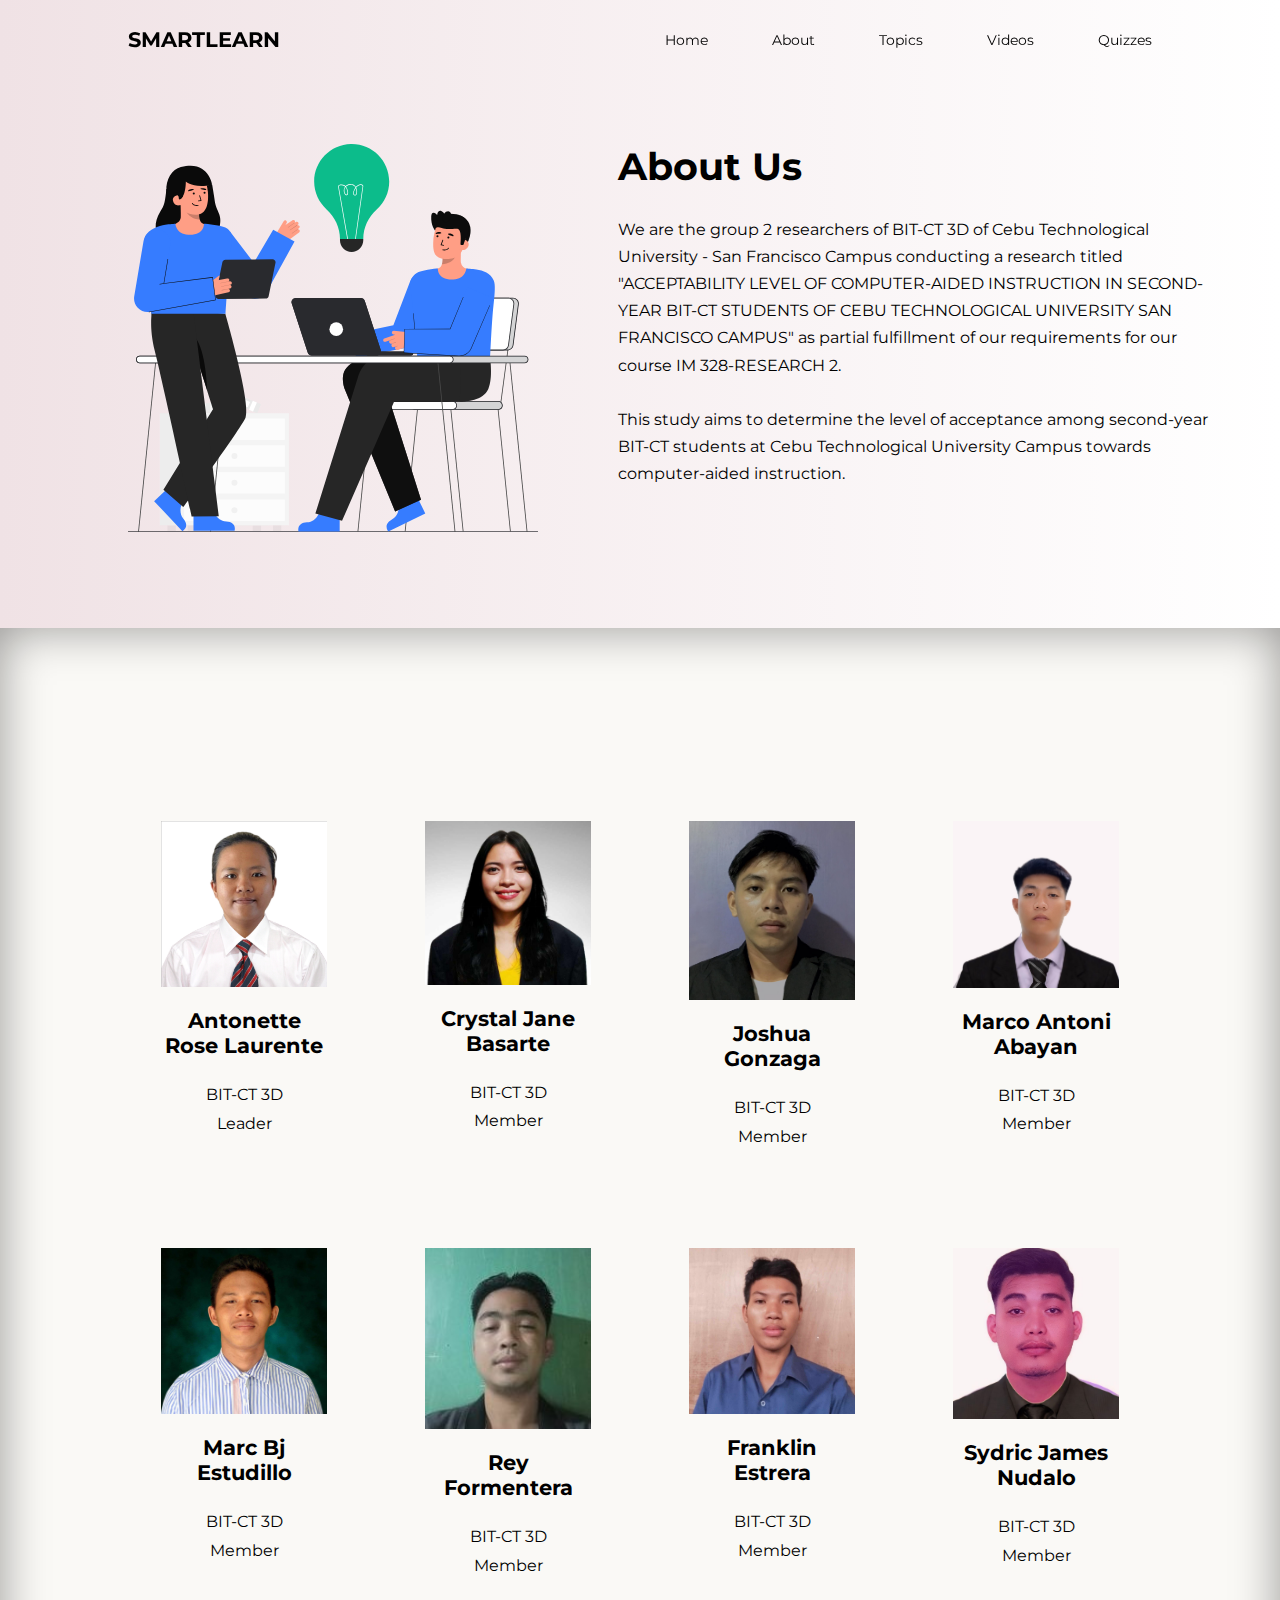
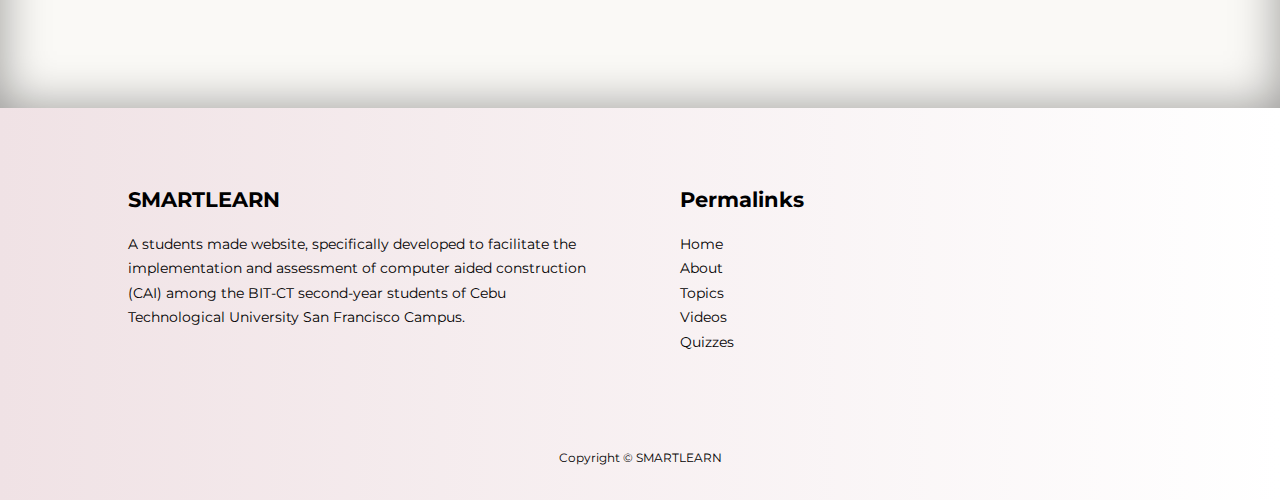
<file: about.html>
<!DOCTYPE html>
<html lang="en">
	<head>
		<meta charset="UTF-8">
		<meta http-equiv="X-UA-Compatible" content="IE=edge">
		<meta name="viewport" content="width=device-width, initial-scale=1.0">
		<title>smartlearn</title>
		
		<!-- ICONSCOUT CDN -->
		<link rel="stylesheet"
		href="https://unicons.iconscout.com/release/v4.0.8/css/line.css">
		
		<!-- GOOGLE FONTS (MONTSERRAT) -->
		<link rel="preconnect" href="https://fonts.googleapis.com">
        <link rel="preconnect" href="https://fonts.gstatic.com" crossorigin>
        <link href="https://fonts.googleapis.com/css2?family=Montserrat:ital,wght@0,100..900;1,100..900&display=swap" rel="stylesheet">

		
		<link rel="stylesheet" href="style.css">
        <link rel="stylesheet" href="about.css">
	</head>
	<body>
		<nav>
			<div class="container nav_container">
				<a href="index.html"><h4>SMARTLEARN</h4></a>
				<ul class="nav_menu">
					<li><a href="index.html">Home</a></li>
					<li><a href="about.html">About</a></li>
					<li><a href="courses.html">Topics</a></li>
					 <li><a href="video.html">Videos</a></li>
                    <li><a href="quizzes.html">Quizzes</a></li>
					
				</ul>
				<button id="open-menu-btn">
                    <i class="uil uil-bars"></i>
                </button>
				<button id="close-menu-btn">
                    <i class="uil uil-multiply"></i>
                </button>
			</div>
		</nav>
		<!-- ==============END OF NAVBAR ============= -->
		

        <section class="about_achievements">
            <div class="container about_achievements-container">
                <div class="about_achievements-left">
                    <img src="Idea.svg" loading="lazy">
                </div>

                <div class="about_achievements-right">
                    <h1>About Us</h1>
                    <p>
                        We are the group 2 researchers of BIT-CT 3D of Cebu Technological University - San Francisco Campus conducting a research titled "ACCEPTABILITY LEVEL OF COMPUTER-AIDED INSTRUCTION IN SECOND-YEAR BIT-CT STUDENTS OF CEBU TECHNOLOGICAL UNIVERSITY SAN FRANCISCO CAMPUS" as partial fulfillment of our requirements for our course IM 328-RESEARCH 2. <br><br>
                        This study aims to determine the level of acceptance among second-year BIT-CT students at Cebu Technological University Campus towards computer-aided instruction.
                    </p>
                    <!--
                    <div class="achievements_cards">
                        <article class="achievement_card">
                            <a href="courses.html">
                                <span class="achievement_icon">
                                    <i class="uil uil-video"></i>
                                 </span>
                                 <h3>6</h3>
                                 <p>Topics</p>
                            </a>  
                        </article>
                      
                        <article class="achievement_card">
                            <span class="achievement_icon">
                                <i class="uil uil-users-alt"></i>
                            </span>
                            <h3>0</h3>
                            <p>Students</p>
                        </article>

                        <article class="achievement_card">
                            <span class="achievement_icon">
                                <i class="uil uil-medal"></i>
                            </span>
                            <h3>0</h3>
                            <p>Award</p>
                        </article>
                        -->
                    </div>
                </div>
            </div>
        </section>
 
         <!-- ==============END OF ACHIEVEMENTS============= -->
      
        <section class="team">
            <h2></h2>
            <div class="container team_container">
                <article class="team_member">
                    <div class="team_member-image">
                        <img src="antonette.png" loading="lazy">
                    </div>
                    <div class="team_member-info">
                        <h4>Antonette Rose Laurente</h4>
                        <p>BIT-CT 3D</p>
                        <p style="margin-top: 1px;">Leader</p>
                    </div> <!--
                    <div class="team_member-socials">
                        <a href="https://facebook.com" target="_blank"><i class="uil uil-facebook"></i></a>
                    </div>-->
                </article>
                <article class="team_member">
                    <div class="team_member-image">
                        <img src="Crystal.jpg" loading="lazy">
                    </div>
                    <div class="team_member-info">
                        <h4>Crystal Jane Basarte</h4>
                        <p>BIT-CT 3D</p>
                        <p style="margin-top: 1px;">Member</p>
                    </div> 
                </article>
                <article class="team_member">
                    <div class="team_member-image">
                        <img src="pwangin.jpg" loading="lazy">
                    </div>
                    <div class="team_member-info">
                        <h4>Joshua Gonzaga</h4>
                        <p>BIT-CT 3D</p>
                        <p style="margin-top: 1px;">Member</p>
                    </div>      
                </article>
                <article class="team_member">
                    <div class="team_member-image">
                        <img src="marco.jpg" loading="lazy">
                    </div>
                    <div class="team_member-info">
                        <h4>Marco Antoni Abayan</h4>
                        <p>BIT-CT 3D</p>
                        <p style="margin-top: 1px;">Member</p>
                    </div>             
                </article>
                <article class="team_member">
                    <div class="team_member-image">
                        <img src="markbj.jpg" loading="lazy">
                    </div>
                    <div class="team_member-info">
                        <h4>Marc Bj Estudillo</h4>
                        <p>BIT-CT 3D</p>
                        <p style="margin-top: 1px;">Member</p>
                    </div>                 
                </article>
                <article class="team_member">
                    <div class="team_member-image">
                        <img src="rey.jpg" loading="lazy">
                    </div>
                    <div class="team_member-info">
                        <h4>Rey Formentera</h4>
                        <p>BIT-CT 3D</p>
                        <p style="margin-top: 1px;">Member</p>
                    </div>                   
                </article>
                <article class="team_member">
                    <div class="team_member-image">
                        <img src="franklin.jpg" loading="lazy">
                    </div>
                    <div class="team_member-info">
                        <h4>Franklin Estrera</h4>
                        <p>BIT-CT 3D</p>
                        <p style="margin-top: 1px;">Member</p>
                    </div>
                </article>
                <article class="team_member">
                    <div class="team_member-image">
                        <img src="sydric.jpg" loading="lazy">
                    </div>
                    <div class="team_member-info">
                        <h4>Sydric James Nudalo</h4>
                        <p>BIT-CT 3D</p>
                        <p style="margin-top: 1px;">Member</p>
                    </div>
                </article>
            </div>
        </section>



        <footer>
            <div class="container footer_container">
                <div class="footer_1">
                    <a href="index.html" class="footer_logo"><h4>SMARTLEARN</h4></a>
                    <p>
                        A students made website, specifically developed to facilitate the implementation and assessment of computer aided construction (CAI) among the BIT-CT second-year students of Cebu Technological University San Francisco Campus.
                    </p>
                </div>

                <div class="footer_2">
                    <h4>Permalinks</h4>
                    <ul class="permalinks">
                        <li><a href="index.html">Home</a></li>
                        <li><a href="about.html">About</a></li>
                        <li><a href="courses.html">Topics</a></li>
		        <li><a href="video.html">Videos</a></li>
                        <li><a href="quizzes.html">Quizzes</a></li>
                       
                    </ul>
                </div>

               
            </div>

            <div class="footer_copyright">
                <small>Copyright &copy; SMARTLEARN</small>
            </div>
        </footer>
        <!---==============END OF FOOTER==============-->

        <script src="main.js"></script>
	</body>
</html>
</file>
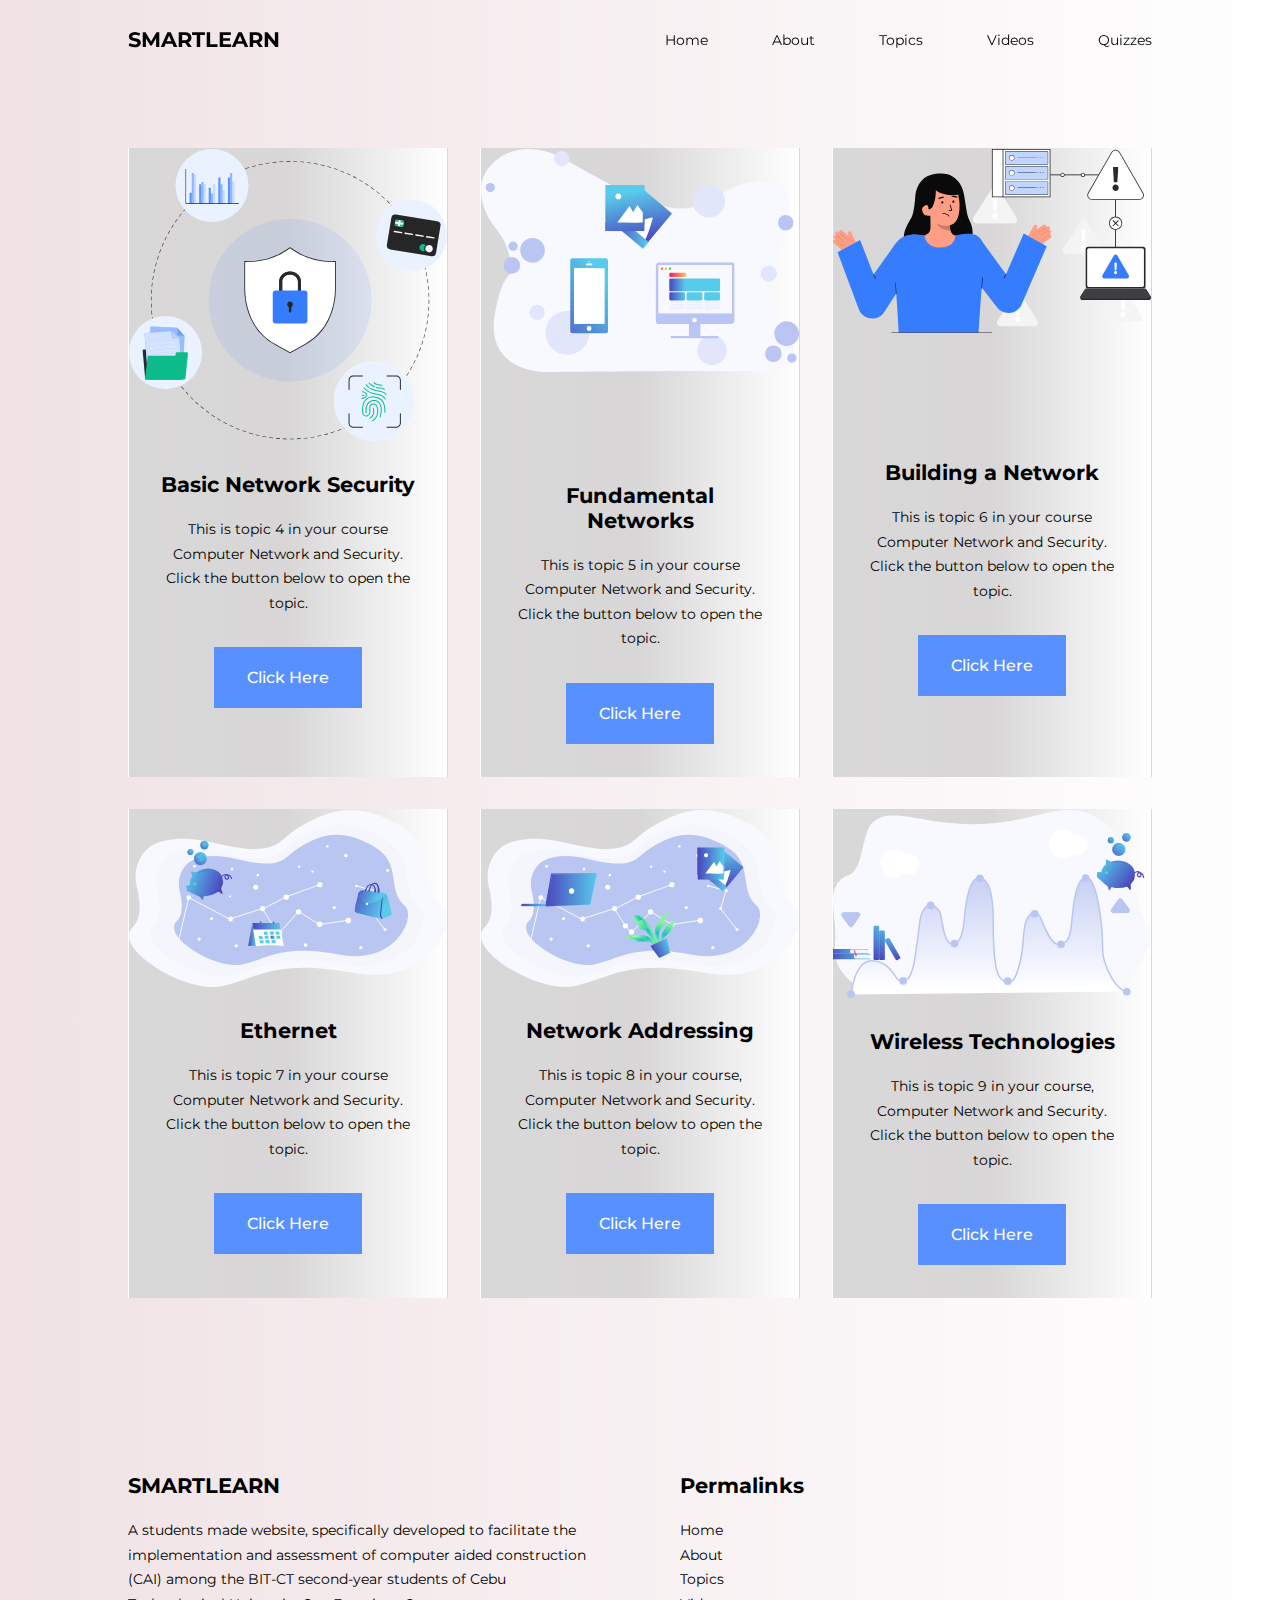
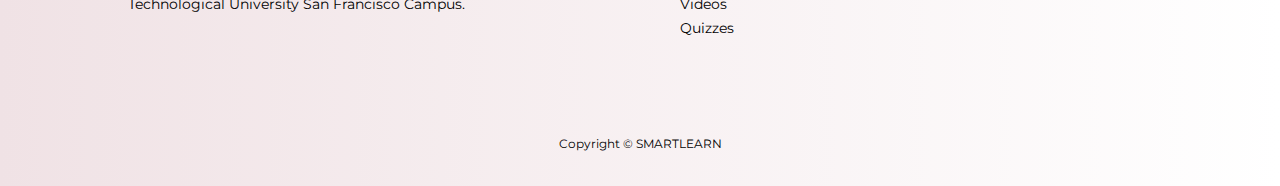
<file: courses.html>
<!DOCTYPE html>
<html lang="en">
	<head>
		<meta charset="UTF-8">
		<meta http-equiv="X-UA-Compatible" content="IE=edge">
		<meta name="viewport" content="width=device-width, initial-scale=1.0">
		<title>smartlearn</title>
		
		<!-- ICONSCOUT CDN -->
		<link rel="stylesheet"
		href="https://unicons.iconscout.com/release/v4.0.8/css/line.css">
		
		<!-- GOOGLE FONTS (MONTSERRAT) -->
		<link rel="preconnect" href="https://fonts.googleapis.com">
        <link rel="preconnect" href="https://fonts.gstatic.com" crossorigin>
        <link href="https://fonts.googleapis.com/css2?family=Montserrat:ital,wght@0,100..900;1,100..900&display=swap" rel="stylesheet">

		
		<link rel="stylesheet" href="style.css">
	</head>
	<body>
		<nav>
			<div class="container nav_container">
				<a href="index.html"><h4>SMARTLEARN</h4></a>
				<ul class="nav_menu">
					<li><a href="index.html">Home</a></li>
					<li><a href="about.html">About</a></li>
					<li><a href="courses.html">Topics</a></li>
					 <li><a href="video.html">Videos</a></li>
                    <li><a href="quizzes.html">Quizzes</a></li>
				</ul>
				<button id="open-menu-btn">
                    <i class="uil uil-bars"></i>
                </button>
				<button id="close-menu-btn">
                    <i class="uil uil-multiply"></i>
                </button>
			</div>
		</nav>
		<!-- ==============END OF NAVBAR ============= -->
		
        <section class="courses">
            <div class="container courses_container">
                <article class="course">
                    <div class="course_image">
                        <img src="Data-security.svg">
                    </div>
                    <div class="course_info">
                        <h4>Basic Network Security</h4>
                        <p>
                            This is topic 4 in your course   Computer Network and Security. Click the button below to open the topic.
                        </p>
                             <a href="Topic_4_Net_Security.pdf" class="btn btn-primary" target="_blank">Click Here</a>
                             <div class="pdf_container">
                                <embed src="Topic_4_Net_Security.pdf">
                             </div>
                    </div>
                </article>

                <article class="course">
                    <div class="course_image">
                        <img src="example-3.svg">
                    </div>
                    <div class="course_info">
                        <h4 style="margin-top: 5rem;">Fundamental Networks</h4>
                        <p>
                            This is topic 5 in your course   Computer Network and Security. Click the button below to open the topic.
                        </p>
                        <a href="Topic_5_Net_Fundamentals.pdf" class="btn btn-primary" target="_blank">Click Here</a>
                        <div class="pdf_container">
                            <embed src="Topic_5_Net_Fundamentals.pdf">
                        </div>
                    </div>
                </article>

                <article class="course">
                    <div class="course_image">
                        <img src="Network-error.svg">
                    </div>
                    <div class="course_info">
                        <h4 style="margin-top: 6rem;">Building a Network</h4>
                        <p>
                            This is topic 6 in your course Computer Network and Security. Click the button below to open the topic.
                        </p>
                        <a href="Topic_6_Net_Building.pdf" class="btn btn-primary" target="_blank">
                            Click Here
                        </a>
                        <div class="pdf_container">
                            <embed src="Topic_6_Net_Building.pdf">
                        </div>
                    </div>
                </article>

                <article class="course">
                    <div class="course_image">
                        <img src="ethernet.svg">
                    </div>
                    <div class="course_info">
                        <h4>Ethernet</h4>
                        <p>
                            This is topic 7 in your course Computer Network and Security. Click the button below to open the topic.
                        </p>
                        <a href="Topic_7_Ethernet.pdf" class="btn btn-primary" target="_blank">Click Here</a>
                        <div class="pdf_container">
                            <embed src="Topic_7_Ethernet.pdf">
                        </div>
                    </div>
                </article>

                <article class="course">
                    <div class="course_image">
                        <img src="addressing.svg">
                    </div>
                    <div class="course_info">
                        <h4>Network Addressing</h4>
                        <p>
                            This is topic 8 in your course, Computer Network and Security. Click the button below to open the topic.
                        </p>
                        <a href="Topic_8_Net_Addressing.pdf" class="btn btn-primary" target="_blank">Click Here</a>
                        <div class="pdf_container">
                            <embed src="Topic_8_Net_Addressing.pdf" loading="lazy">
                        </div>
                    </div>
                </article>
                <article class="course">
                    <div class="course_image">
                        <img src="wireless.svg">
                    </div>
                    <div class="course_info">
                        <h4>Wireless Technologies</h4>
                        <p>
                            This is topic 9 in your course, Computer Network and Security. Click the button below to open the topic.
                        </p>
                        <a href="Topic_9_Wireless.pdf" class="btn btn-primary" target="_blank">Click Here</a>
                        <div class="pdf_container">
                            <embed src="Topic_9_Wireless.pdf">
                        </div>
                    </div>
                </article>
            </div>
        </section>
        <!-- =======END OF COURSES ======= -->




    <footer>
    <div class="container footer_container">
        <div class="footer_1">
            <a href="index.html" class="footer_logo"><h4>SMARTLEARN</h4></a>
            <p>
                A students made website, specifically developed to facilitate the implementation and assessment of computer aided construction (CAI) among the BIT-CT second-year students of Cebu Technological University San Francisco Campus.
            </p>
        </div>

        <div class="footer_2">
            <h4>Permalinks</h4>
            <ul class="permalinks">
                <li><a href="index.html">Home</a></li>
                <li><a href="about.html">About</a></li>
                <li><a href="courses.html">Topics</a></li>
		 <li><a href="video.html">Videos</a></li>
                <li><a href="quizzes.html">Quizzes</a></li>
                
            </ul>
        </div>

        
    </div>

    <div class="footer_copyright">
        <small>Copyright &copy; SMARTLEARN</small>
    </div>
   </footer>
<!---==============END OF FOOTER==============-->

    <script src="main.js"></script>
  </body>
</html>
</file>
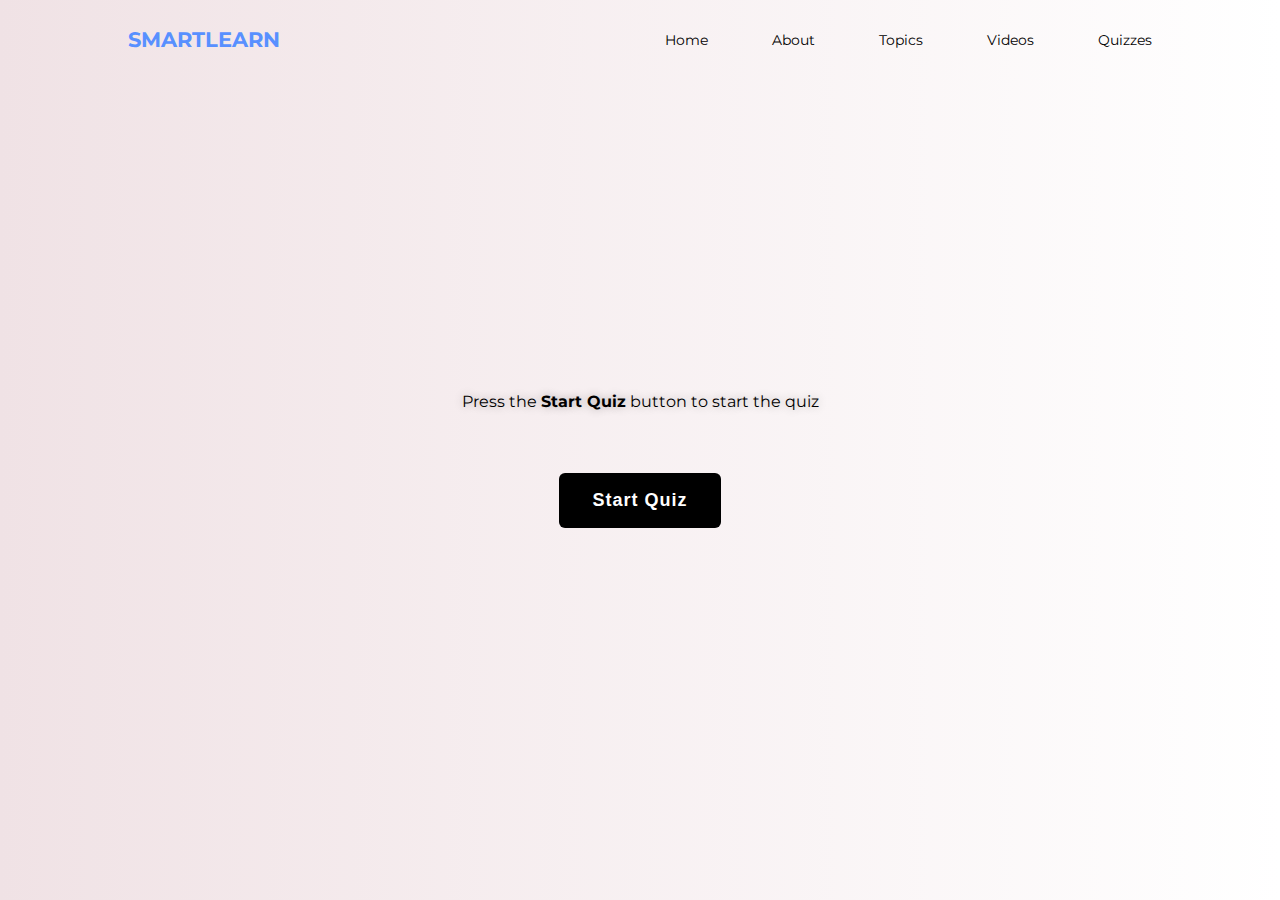
<file: quiz.html>
<!DOCTYPE html>
<html lang="en">
	<head>
		<meta charset="UTF-8">
		<meta http-equiv="X-UA-Compatible" content="IE=edge">
		<meta name="viewport" content="width=device-width, initial-scale=1.0">
		<title>smartlearn</title>
		
		<!-- ICONSCOUT CDN -->
		<link rel="stylesheet"
		href="https://unicons.iconscout.com/release/v4.0.8/css/line.css">
		
		<!-- GOOGLE FONTS (MONTSERRAT) -->
		<link rel="preconnect" href="https://fonts.googleapis.com">
        <link rel="preconnect" href="https://fonts.gstatic.com" crossorigin>
        <link href="https://fonts.googleapis.com/css2?family=Montserrat:ital,wght@0,100..900;1,100..900&display=swap" rel="stylesheet">

		
		<link rel="stylesheet" href="style.css">
        <link rel="stylesheet" href="quiz.css">
	</head>
	<body>
       
        <main class="main">
		<nav>
			<div class="container nav_container">
				<a href="index.html" class="active"><h4>SMARTLEARN</h4></a>
				<ul class="nav_menu">
					<li><a href="index.html">Home</a></li>
					<li><a href="about.html">About</a></li>
					<li><a href="courses.html">Topics</a></li>
					 <li><a href="video.html">Videos</a></li>
                    <li><a href="quizzes.html">Quizzes</a></li>
					
				</ul>
				<button id="open-menu-btn">
                    <i class="uil uil-bars"></i>
                </button>
				<button id="close-menu-btn">
                    <i class="uil uil-multiply"></i>
                </button>
			</div>
		</nav>
        <div class="container">
            <section class="quiz-section">
                <div class="quiz-box">
                    <h1>Goodluck!</h1>
                    <div class="quiz-header">
                        <span>Topic 5: Fundamental Networks Quiz.</span>
                        <span class="header-score">Score: 0 / 10</span>
                    </div>

                    <h2 class="question-text">What does LAN stand for?</h2>

                    <div class="option-list">
                      <!-- <div class="option">
                            <span>A. Wide Area Network</span>
                        </div>
                        <div class="option">
                            <span>B. Wireless LAN</span>
                        </div>
                        <div class="option">
                            <span>C. Local Area Network</span>
                        </div>
                        <div class="option">
                            <span>D. Land Area Network</span>
                        </div>
                        --> 

                    </div>

                    <div class="quiz-footer">
                        <span class="question-total">1 of 10 Questions</span>
                        <button class="next-btn btn">Next</button>
                    </div>
                </div>
                <div class="result-box">
                    <h2>Quiz Result!</h2>
                    <div class="percentage-container">
                        <div class="circular-progress">
                            <span class="progress-value">0%</span>
                        </div>
                        <span class="score-text">Your Score 0 out of 10</span>
                    </div>
                    <div class="buttons">
                        <button class="tryAgain-btn btn">Try Again</button>
                        <button class="goHome-btn btn">Go To Home</button>
                    </div>
                </div>
            </section>

            <section class="home header">
                <div class="home-content header_left">
                    
                    <p>
                        Press the <b>Start Quiz</b> button to start the quiz
                    </p>
                    <button class="start-btn btn">Start Quiz</button>
                </div>
            </section>
        </div>
       </main>
       <!-- ==============END OF NAVBAR ============= -->

        <div class="popup-info">
            <h2>Quiz Guide</h2>
            <span class="info">1. Once you press the <b>continue</b> button, there's no going back.</span>
            <span class="info">2. Once you select your answer, you can't reselect.</span>
            <span class="info">3. You can't exit from the Quiz while you're playing.</span>
            <span class="info">4. you'll get points on the basis of your correct answers.</span>
            <div class="btn-group">
                <button class="info-btn exit-btn btn">Exit Quiz</button>
                <a href="#" class="info-btn continue-btn btn">Continue</a>
            </div>
        </div>

        <script src="main.js"></script>
        <script src="quiz.js"></script>
        <script src="questions.js"></script>
	</body>
</html>
</file>
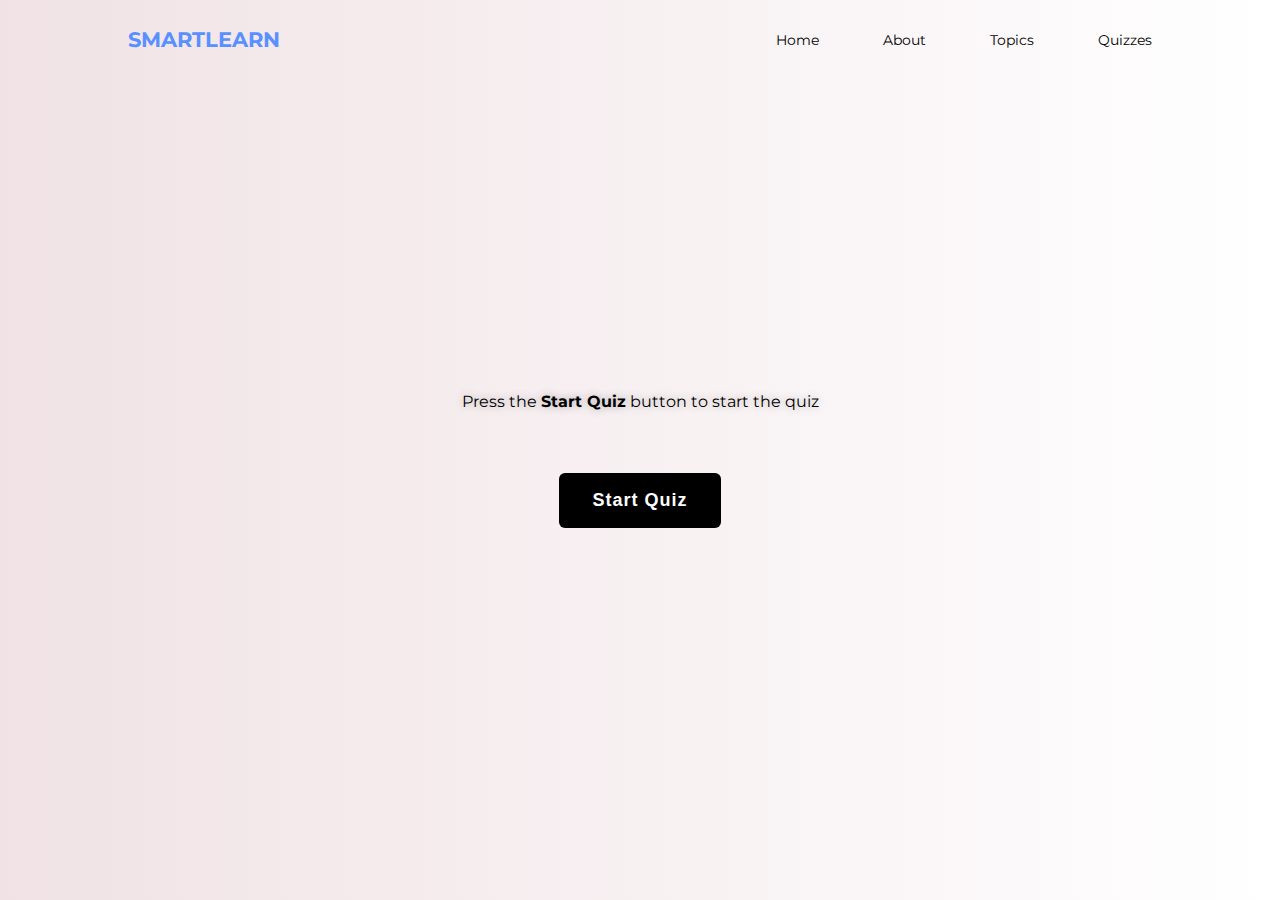
<file: quiz1.html>
<!DOCTYPE html>
<html lang="en">
	<head>
		<meta charset="UTF-8">
		<meta http-equiv="X-UA-Compatible" content="IE=edge">
		<meta name="viewport" content="width=device-width, initial-scale=1.0">
		<title>smartlearn</title>
		
		<!-- ICONSCOUT CDN -->
		<link rel="stylesheet"
		href="https://unicons.iconscout.com/release/v4.0.8/css/line.css">
		
		<!-- GOOGLE FONTS (MONTSERRAT) -->
		<link rel="preconnect" href="https://fonts.googleapis.com">
        <link rel="preconnect" href="https://fonts.gstatic.com" crossorigin>
        <link href="https://fonts.googleapis.com/css2?family=Montserrat:ital,wght@0,100..900;1,100..900&display=swap" rel="stylesheet">

		
		<link rel="stylesheet" href="style.css">
        <link rel="stylesheet" href="quiz.css">
	</head>
	<body>
       
        <main class="main">
		<nav>
			<div class="container nav_container">
				<a href="index.html" class="active"><h4>SMARTLEARN</h4></a>
				<ul class="nav_menu">
					<li><a href="index.html">Home</a></li>
					<li><a href="about.html">About</a></li>
					<li><a href="courses.html">Topics</a></li>
                    <li><a href="quizzes.html">Quizzes</a></li>
					
				</ul>
				<button id="open-menu-btn">
                    <i class="uil uil-bars"></i>
                </button>
				<button id="close-menu-btn">
                    <i class="uil uil-multiply"></i>
                </button>
			</div>
		</nav>
        <div class="container">
            <section class="quiz-section">
                <div class="quiz-box">
                    <h1>Goodluck!</h1>
                    <div class="quiz-header">
                        <span>Topic 4: Basic Network Security.</span>
                        <span class="header-score">Score: 0 / 10</span>
                    </div>

                    <h2 class="question-text">Employees have access to data, equipment, and the network.</h2>

                    <div class="option-list">

                    </div>

                    <div class="quiz-footer">
                        <span class="question-total">1 of 10 Questions</span>
                        <button class="next-btn btn">Next</button>
                    </div>
                </div>
                <div class="result-box">
                    <h2>Quiz Result!</h2>
                    <div class="percentage-container">
                        <div class="circular-progress">
                            <span class="progress-value">0%</span>
                        </div>
                        <span class="score-text">Your Score 0 out of 10</span>
                    </div>
                    <div class="buttons">
                        <button class="tryAgain-btn btn">Try Again</button>
                        <button class="goHome-btn btn">Go To Home</button>
                    </div>
                </div>
            </section>

            <section class="home header">
                <div class="home-content header_left">
                   
                    <p>
                        Press the <b>Start Quiz</b> button to start the quiz
                    </p>
                    <button class="start-btn btn">Start Quiz</button>
                </div>
            </section>
        </div>
       </main>
       <!-- ==============END OF NAVBAR ============= -->

        <div class="popup-info">
            <h2>Quiz Info</h2>
            <span class="info">1. Once you press the <b>continue</b> button, there's no going back.</span>
            <span class="info">2. Once you select your answer, you can't reselect.</span>
            <span class="info">3. You can't exit from the Quiz while you're playing.</span>
            <span class="info">4. you'll get points on the basis of your correct answers.</span>
            <div class="btn-group">
                <button class="info-btn exit-btn btn">Exit Quiz</button>
                <a href="#" class="info-btn continue-btn btn">Continue</a>
            </div>
        </div>

        <script src="main.js"></script>
        <script src="quiz1.js"></script>
        <script src="questions1.js"></script>
	</body>
</html>
</file>
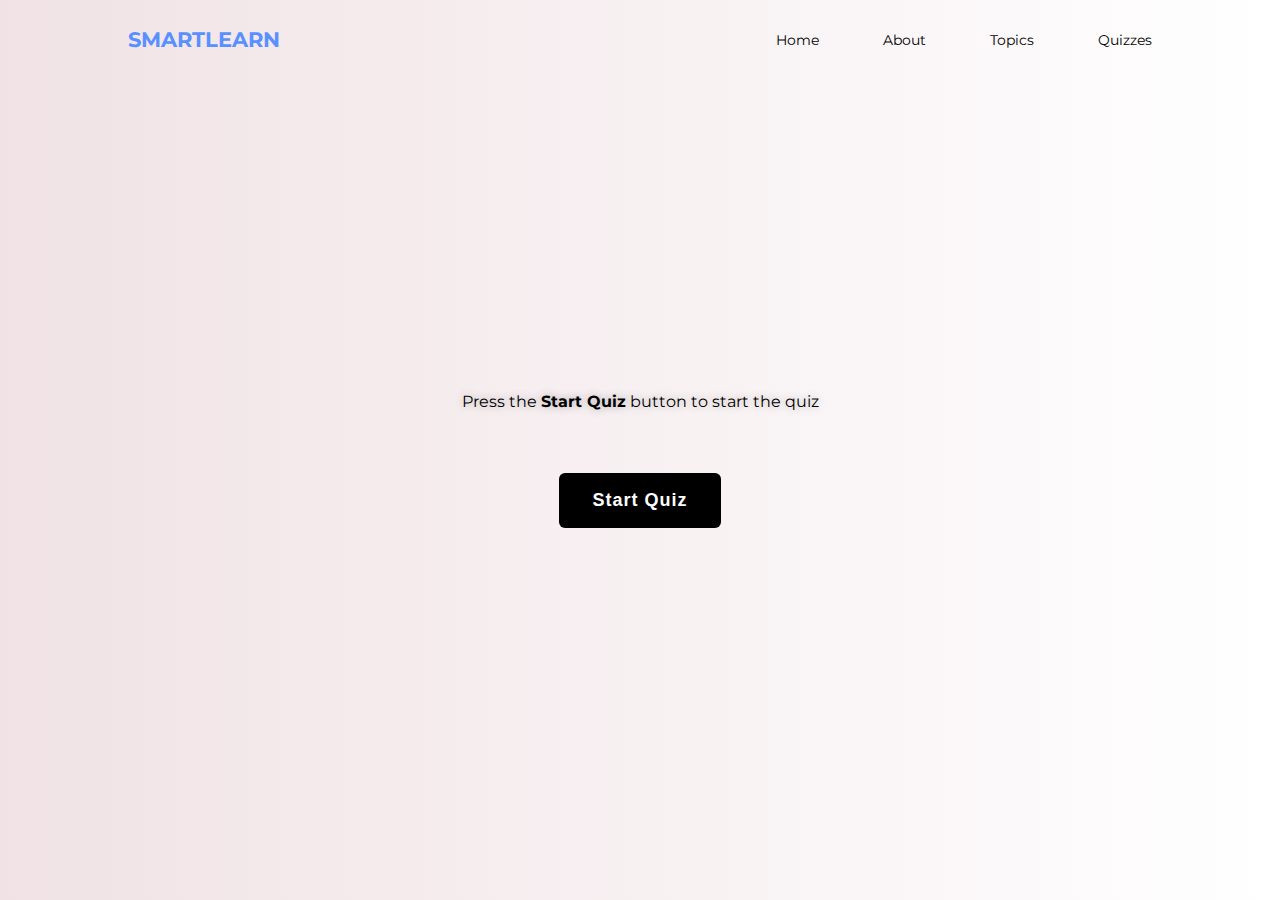
<file: quiz2.html>
<!DOCTYPE html>
<html lang="en">
	<head>
		<meta charset="UTF-8">
		<meta http-equiv="X-UA-Compatible" content="IE=edge">
		<meta name="viewport" content="width=device-width, initial-scale=1.0">
		<title>smartlearn</title>
		
		<!-- ICONSCOUT CDN -->
		<link rel="stylesheet"
		href="https://unicons.iconscout.com/release/v4.0.8/css/line.css">
		
		<!-- GOOGLE FONTS (MONTSERRAT) -->
		<link rel="preconnect" href="https://fonts.googleapis.com">
        <link rel="preconnect" href="https://fonts.gstatic.com" crossorigin>
        <link href="https://fonts.googleapis.com/css2?family=Montserrat:ital,wght@0,100..900;1,100..900&display=swap" rel="stylesheet">

		
		<link rel="stylesheet" href="style.css">
        <link rel="stylesheet" href="quiz.css">
	</head>
	<body>
       
        <main class="main">
		<nav>
			<div class="container nav_container">
				<a href="index.html" class="active"><h4>SMARTLEARN</h4></a>
				<ul class="nav_menu">
					<li><a href="index.html">Home</a></li>
					<li><a href="about.html">About</a></li>
					<li><a href="courses.html">Topics</a></li>
                    <li><a href="quizzes.html">Quizzes</a></li>
					
				</ul>
				<button id="open-menu-btn">
                    <i class="uil uil-bars"></i>
                </button>
				<button id="close-menu-btn">
                    <i class="uil uil-multiply"></i>
                </button>
			</div>
		</nav>
        <div class="container">
            <section class="quiz-section">
                <div class="quiz-box">
                    <h1>Goodluck!</h1>
                    <div class="quiz-header">
                        <span>Topic 6: Building a Network.</span>
                        <span class="header-score">Score: 0 / 10</span>
                    </div>

                    <h2 class="question-text">The most common device for interconnecting local area networks?</h2>

                    <div class="option-list">

                    </div>

                    <div class="quiz-footer">
                        <span class="question-total">1 of 10 Questions</span>
                        <button class="next-btn btn">Next</button>
                    </div>
                </div>
                <div class="result-box">
                    <h2>Quiz Result!</h2>
                    <div class="percentage-container">
                        <div class="circular-progress">
                            <span class="progress-value">0%</span>
                        </div>
                        <span class="score-text">Your Score 0 out of 10</span>
                    </div>
                    <div class="buttons">
                        <button class="tryAgain-btn btn">Try Again</button>
                        <button class="goHome-btn btn">Go To Home</button>
                    </div>
                </div>
            </section>

            <section class="home header">
                <div class="home-content header_left">
                   
                    <p>
                        Press the <b>Start Quiz</b> button to start the quiz
                    </p>
                    <button class="start-btn btn">Start Quiz</button>
                </div>
            </section>
        </div>
       </main>
       <!-- ==============END OF NAVBAR ============= -->

        <div class="popup-info">
            <h2>Quiz Info</h2>
            <span class="info">1. Once you press the <b>continue</b> button, there's no going back.</span>
            <span class="info">2. Once you select your answer, you can't reselect.</span>
            <span class="info">3. You can't exit from the Quiz while you're playing.</span>
            <span class="info">4. you'll get points on the basis of your correct answers.</span>
            <div class="btn-group">
                <button class="info-btn exit-btn btn">Exit Quiz</button>
                <a href="#" class="info-btn continue-btn btn">Continue</a>
            </div>
        </div>

        <script src="main.js"></script>
        <script src="quiz2.js"></script>
        <script src="questions2.js"></script>
	</body>
</html>
</file>
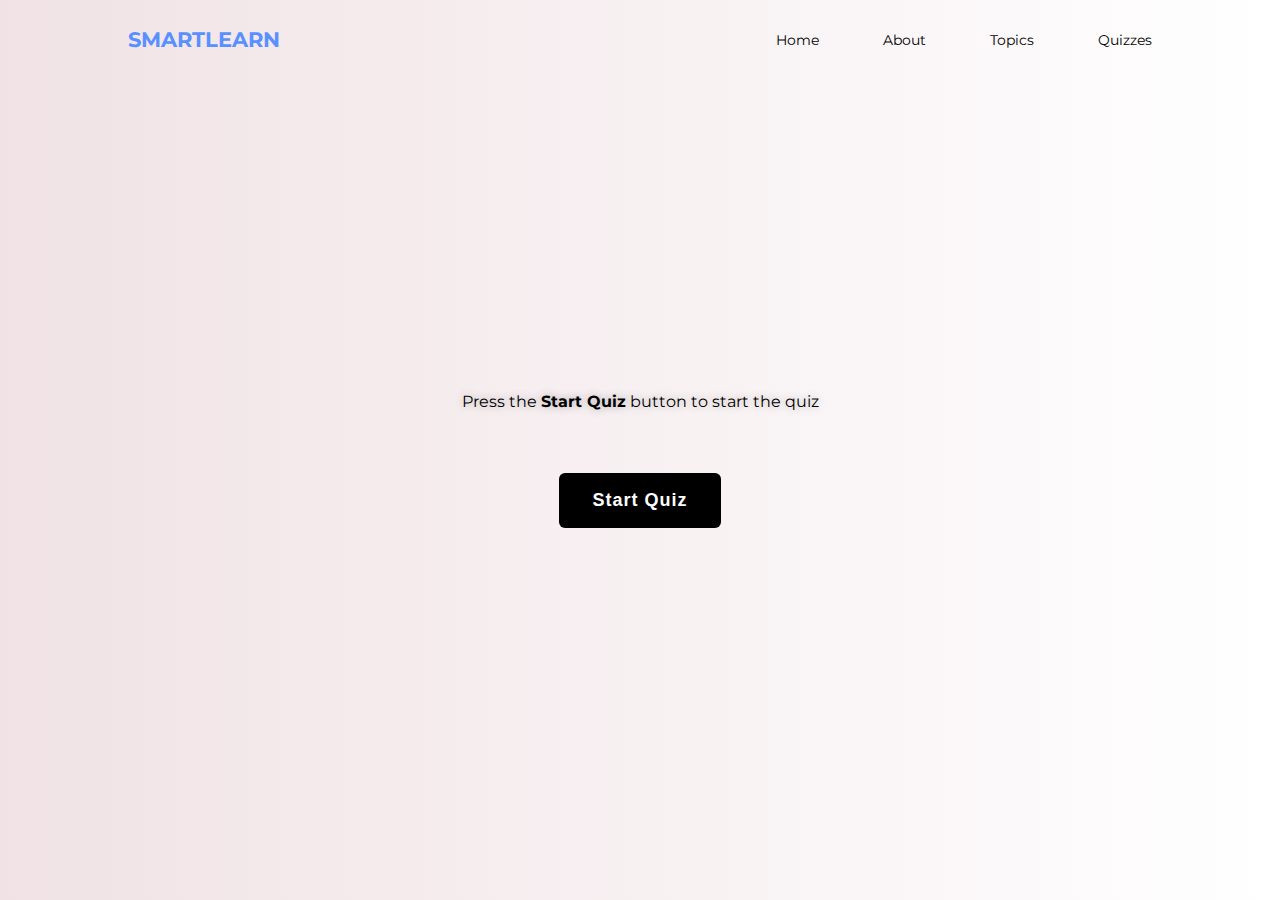
<file: quiz3.html>
<!DOCTYPE html>
<html lang="en">
	<head>
		<meta charset="UTF-8">
		<meta http-equiv="X-UA-Compatible" content="IE=edge">
		<meta name="viewport" content="width=device-width, initial-scale=1.0">
		<title>smartlearn</title>
		
		<!-- ICONSCOUT CDN -->
		<link rel="stylesheet"
		href="https://unicons.iconscout.com/release/v4.0.8/css/line.css">
		
		<!-- GOOGLE FONTS (MONTSERRAT) -->
		<link rel="preconnect" href="https://fonts.googleapis.com">
        <link rel="preconnect" href="https://fonts.gstatic.com" crossorigin>
        <link href="https://fonts.googleapis.com/css2?family=Montserrat:ital,wght@0,100..900;1,100..900&display=swap" rel="stylesheet">

		
		<link rel="stylesheet" href="style.css">
        <link rel="stylesheet" href="quiz.css">
	</head>
	<body>
       
        <main class="main">
		<nav>
			<div class="container nav_container">
				<a href="index.html" class="active"><h4>SMARTLEARN</h4></a>
				<ul class="nav_menu">
					<li><a href="index.html">Home</a></li>
					<li><a href="about.html">About</a></li>
					<li><a href="courses.html">Topics</a></li>
                    <li><a href="quizzes.html">Quizzes</a></li>
					
				</ul>
				<button id="open-menu-btn">
                    <i class="uil uil-bars"></i>
                </button>
				<button id="close-menu-btn">
                    <i class="uil uil-multiply"></i>
                </button>
			</div>
		</nav>
        <div class="container">
            <section class="quiz-section">
                <div class="quiz-box">
                    <h1>Goodluck!</h1>
                    <div class="quiz-header">
                        <span>Topic 6: Building a Network.</span>
                        <span class="header-score">Score: 0 / 10</span>
                    </div>

                    <h2 class="question-text">When is the creation of Ethernet?</h2>

                    <div class="option-list">

                    </div>

                    <div class="quiz-footer">
                        <span class="question-total">1 of 10 Questions</span>
                        <button class="next-btn btn">Next</button>
                    </div>
                </div>
                <div class="result-box">
                    <h2>Quiz Result!</h2>
                    <div class="percentage-container">
                        <div class="circular-progress">
                            <span class="progress-value">0%</span>
                        </div>
                        <span class="score-text">Your Score 0 out of 10</span>
                    </div>
                    <div class="buttons">
                        <button class="tryAgain-btn btn">Try Again</button>
                        <button class="goHome-btn btn">Go To Home</button>
                    </div>
                </div>
            </section>

            <section class="home header">
                <div class="home-content header_left">
               
                 <!--   <h1>Hi &#128075;</h1>  -->
                    <p>
                        Press the <b>Start Quiz</b> button to start the quiz
                    </p>
                    <button class="start-btn btn">Start Quiz</button>
                </div>
            </section>
        </div>
       </main>
       <!-- ==============END OF NAVBAR ============= -->

        <div class="popup-info">
            <h2>Quiz Info</h2>
            <span class="info">1. Once you press the <b>continue</b> button, there's no going back.</span>
            <span class="info">2. Once you select your answer, you can't reselect.</span>
            <span class="info">3. You can't exit from the Quiz while you're playing.</span>
            <span class="info">4. you'll get points on the basis of your correct answers.</span>
            <div class="btn-group">
                <button class="info-btn exit-btn btn">Exit Quiz</button>
                <a href="#" class="info-btn continue-btn btn">Continue</a>
            </div>
        </div>

        <script src="main.js"></script>
        <script src="quiz3.js"></script>
        <script src="questions3.js"></script>
	</body>
</html>
</file>
<file: style.css>
* {
	margin: 0;
	padding: 0;
	border: 0;
	outline: 0;
	text-decoration: none;
	list-style: none;
	box-sizing: border-box;
}

:root {
	--color-primary: #F0F8FF;
	--color-success: linear-gradient(90deg, #8177ef, #5b75ea, #3f89e4);
	--color-warning: linear-gradient(90deg, #e66e77, #d25d74, #b95172);
	--color-danger: #5890FF;
	--color-danger-variant: rgba(247, 88, 66, 0.4);
	--color-white: black;
	--color-light: rgba(255, 255, 255, 0.9);
	--color-black: #F8F8FF;
	--color-bg: linear-gradient(90deg, rgba(240, 226, 229, 1), rgba(255, 255, 255, 1));
	--color-bg1: linear-gradient(90deg, rgba(240, 226, 229, 1), rgba(255, 255, 255, 1));
	--color-bg2: linear-gradient(90deg, #d9d8d8, #d8d6d6, rgba(255,255,255,1));
	--container-width-lg: 80%;
	--container-width-md: 90%;
	--container-width-sm: 94%; 
	
	--transition: all 400ms ease;
}

body {
	font-family: "Montserrat", sans-serif;
	line-height: 1.7;
	color: var(--color-white);
	background: var(--color-bg);
}


.container {
	width: var(--container-width-lg);
	margin: 0 auto;
}

section {
	padding: 6rem 0;
}

section h2 {
	text-align: center;
	margin-bottom: 4rem;
}

h1,
h2,
h3,
h4,
h5 {
	 line-height: 1.2;
}
h1 {
	font-size: 2.4rem;
}
h2 {
	font-size: 2rem;
}
h3 {
	font-size: 1.6rem;
}
h4 {
	font-size: 1.3rem;
}

a {
	color: var(--color-white);
}

img {
	width: 100%;
	display: block;
	object-fit: cover;
}

.btn {
	display: inline-block;
	background: var(--color-white);
	color: var(--color-black);
	padding: 1rem 2rem;
	border: 1px solid transparent;
	font-weight: 500;
	transition: var(--transition);
}

.btn:hover {
	background: transparent;
	color: var(--color-white);
	border-color: var(--color-danger);
}

.btn-primary {
	background: var(--color-danger);
    color: #fff;
}

/*================= NAVBAR ===============*/
nav {
	background: transparent;
	width: 100vw;
	height: 5rem;
	position: fixed;
	top: 0;
	z-index: 11;
    
}

nav a {
    color: black;
    text-decoration: none;
    transition: .3s;
}
nav a:hover,
nav a.active {
    color:var(--color-danger);
}

nav ul {
    transition: .3s;
}
nav ul:hover {
    color: var(--color-danger);
}

/*Ilis sa navbar style on scroll*/
.window-scroll {
   background: var(--color-primary);
   box-shadow: 0 1rem 2rem rgba(0, 0, 0, 0.2);
}

.nav_container {
	height: 100%;
	display: flex;
	justify-content: space-between;
	align-items: center;
}

nav button {
	display: none;
}

.nav_menu {
	display: flex;
	align-items: center;
	gap: 4rem; 
}

.nav_menu a {
	font-size: 0.9rem;
	transition: var(--transition);
}

.nav_menu a:hover {
	color: var(--color-danger);
}

/* =========== HEADER ===========*/
header {
	position: relative;
	top: 5rem;
	overflow: hidden;
	height: 70vh;
	margin-bottom: 5rem;
}

.header_container {
	display: grid;
	grid-template-columns: 1fr 1fr;
	align-items: center;
	gap: 5rem;
	height: 100%;
}

.header_left p {
	margin: 1rem 0 2.4rem;
}


/* =========== CATEGORIES ===========*/
.categories {
    background: var(--color-bg1);
  
}

.categories h1 {
    line-height: 1;
    margin-bottom: 3rem;
}

.categories_container {
    display: grid;
    grid-template-columns: 40% 60%
}

.categories_left{
    margin-right: 4rem;
}
.categories_left p {
    margin: 1rem 0 3rem;
}

.categories_right {
    display: grid;
    grid-template-columns: repeat(2, 1fr);
    gap: 1.2rem;
}

.category {
    background: var(--color-bg2);
    padding: 2rem;
    border-radius: 2rem;
    cursor: pointer;
    transition: var(--transition);
}

.category:hover {
    box-shadow: 0 3rem 3rem rgba(0, 0, 0, 0.3);
    z-index: 1;
}

.category:nth-child(2) .category_icon{
    background: var(--color-warning);
}

.category:nth-child(3) .category_icon{
    background: linear-gradient(90deg, #e7bf49, #dda81ef2, #ad8018e6);
}


.category:nth-child(4) .category_icon{
    background: linear-gradient(90deg, #2ac847, #2d8438, #254b28);
}


.category_icon {
    background: var(--color-success);
    padding: 0.7rem;
    border-radius: 0.9rem;
}

.category h5 {
    margin: 2rem 0 1rem;
}

.category p{
    font-size: 0.85rem;
}

/* =========== POPULAR TTOPICS ===========*/
.courses {
    margin-top: 8rem;
    padding-top: 20px;
}

.courses_container {
    display: grid;
    grid-template-columns: repeat(3, 1fr);
    gap: 2rem;
}

.course {
    background: var(--color-bg2); 
    text-align: center;
    border: 1px solid transparent;
    transition: var(--transition);
}

.course:hover {
    background: transparent;
    border-color: var(--color-white);
}
.course_info {
    padding: 2rem;
}

.course_info p {
    margin: 1.2rem 0 2rem;
    font-size: 0.9rem;
}


/*=============== FOOTER ==================*/
footer {
    background: var(--color-bg1);
    padding-top: 5rem;
    font-size: 0.9rem;
}

.footer_container {
    display: grid;
    grid-template-columns: repeat(2, 1fr);
    gap: 5rem;
}

.footer_container > div h4 {
    margin-bottom: 1.2rem;
}

.footer_1 {
    margin: 0 0 2rem;
}

footer {
    margin-bottom: 0.7rem;
}

footer ul li a:hover {
    text-decoration: underline;
}

.footer_socials {
    display: flex;
    gap: 1rem;
    font-size: 1.2rem;
    margin-top: 2rem;
}

.footer_copyright {
    text-align: center;
    margin-top: 4rem;
    padding: 1.2rem 0;
    border-top: 1px solid var(--color-bg2);
}

/*========================= MD QUERIES (TABLETS)================= */
@media screen and (max-width: 1024px) {
    .container{
        width: var(--container-width-md);
    }

    h1 {
        font-size: 2.2rem;
    }

    h2 {
        font-size: 1.7rem;
    }

    h3 {
        font-size: 1.4rem;
    }

    h4 {
        font-size: 1.2rem;
    }

   /*=============================NAVBAR========================*/
   nav button {
    display: inline-block;
    background: transparent;
    font-size: 1.8rem;
    color: var(--color-white);
    cursor: pointer;
   }

   nav button#close-menu-btn {
    display: none;
   }

   .nav_menu{
    position: fixed;
    top: 5rem;
    right: 5%;
    height: fit-content;
    width: 18rem;
    flex-direction: column;
    gap: 0;
    display: none;
   }

   .nav_menu li {
    width: 100%;
    height: 5.8rem;
    animation: animateNavItems 400ms linear forwards;
    transform-origin: top right;
    opacity: 0;
   }

   .nav_menu li:nth-child(2) {
    animation-delay: 200ms;
   }

   .nav_menu li:nth-child(3) {
    animation-delay: 400ms;
   }

   .nav_menu li:nth-child(4) {
    animation-delay: 600ms;
   }

   @keyframes animateNavItems {
     0% {
        transform: rotateZ(-90deg) rotateX(90deg) scale(0.1);
     }

     100% {
        transform: rotateZ(0) rotateX(0) scale(1);
        opacity: 1;
     }
   }

   .nav_menu li a {
    background: var(--color-primary);
    box-shadow: -4rem 6rem 10rem rgba(0, 0, 0, 0.6);
    width: 100%;
    height: 100%;
    display: grid;
    place-items: center;
   }

   .nav_menu li a:hover {
    background: var(--color-bg2);
    color: var(--color-white);
   }

   /*=============================HEADER========================*/
   header {
    height: 52vh;
    margin-bottom: 4rem;
   }

   .header_container {
    gap: 0;
    padding-bottom: 3rem;
   }

   /*=============================CATEGORIES========================*/
   .categories {
    height: auto;
   }

   .categories_container {
    grid-template-columns: 1fr;
    gap: 3rem;
   }

   .categories_left {
    margin-right: 0;
   }
   
   /*=============================POPULAR TOPICS========================*/
   .course {
    margin-top: 0;
   }

   .courses_container {
    grid-template-columns: 1fr 1fr;
   }

   /*=============================FOOTER========================*/
   .footer_container {
    grid-template-columns: 1fr 1fr;
   }
}

/*==================== MEDIA QUIRIES (CELLPHONE)===================*/

@media screen and (max-width: 600px) {
    .container {
        width: var(--container-width-sm);
    }

    /*====================NAVBAR===================*/
    .nav_menu {
        right: 3%;
    }

    /*====================HEADER===================*/
    header{
        height: 100vh;
    }

    .header_container {
        grid-template-columns: 1fr;
        text-align: center;
        margin-top: 0;
    }

    .header_left p {
        margin-bottom: 1.3rem;
    }

    /*====================HEADER===================*/
    .categories_right {
        grid-template-columns: 1fr 1fr;
        gap: 0.7rem;
    }

    .category {
        padding: 1rem;
        border-radius: 1rem;
    }

    .category_icon {
        margin-top: 4px;
        display: inline-block;
    }

    /*====================POPULAR TOPIC===================*/
    .courses_container {
        grid-template-columns: 1fr;
    }

    /*====================FOOTER===================*/
    .footer_container {
        grid-template-columns: 1fr;
        text-align: center;
        gap: 2rem;
    }

    .footer_1 p {
       margin: 1rem auto;
    }

    .footer_socials {
        justify-content: center;
    }
}

.pdf_container {
    display: none;
}

.image_right {
    width: 50%;
    align-items: center;
	object-fit: cover;
    padding-top: 10rem;
    padding-left: 10rem;
}
</file>
<file: about.css>
.about_achievements {
    margin-top: 3rem;
}

.about_achievements-container {
    display: grid;
    grid-template-columns: 40% 60%;
    gap: 5rem;
}

.about_achievements-right > p {
    margin: 1.6rem 0 2.5rem;
}

.achievements_cards {
    display: grid;
    grid-template-columns: repeat(3, 1fr);
    gap: 1.5rem;
}

.achievement_card {
    background: var(--color-bg1);
    padding: 1.6rem;
    border-radius: 1rem;
    text-align: center;
    transition: var(--transition);
}

.achievement_card:hover {
    background: var(--color-bg2);
    box-shadow: 0 3rem 3rem rgba(0, 0, 0, 0.3);
}

.achievement_icon {
    background: var(--color-success);
    padding: 0.6rem;
    border-radius: 1rem;
    display: inline-block;
    margin-bottom: 2rem;
    font-size: 2rem;
}

.achievement_card:nth-child(2) .achievement_icon{
    background: linear-gradient(90deg, #e7bf49, #dda81ef2, #ad8018e6);
}

.achievement_card:nth-child(3) .achievement_icon{
    background:linear-gradient(90deg, #2ac847, #2d8438, #254b28);
}

.achievement_card p {
    margin-top: 1rem;
}

/*====================TEAM===============*/
.team {
    background: #FAF9F6;
    box-shadow: inset 0 0 3rem rgba(0, 0, 0, 0.4);
}

.team_container {
    display: grid;
    grid-template-columns: repeat(4, 1fr);
    gap: 2rem;
}

.team_member {
    background: #FAF9F6;
    padding: 2rem;
    border: 1px solid transparent;
    transition: var(--transition);
    position: relative;
    overflow: hidden;
}

.team_member:hover {
    background: var(--color-bg2);
    border-color: var(--color-white);
}



.team_member-info * {
    text-align: center;
    margin-top: 1.4rem;
}

.team_member-info p {
    color: var(--color-white);
}
/*
 .team_member-socials {
    position: absolute;
    top: 50%;
    transform: translateY(-50%);
    right: -100%;
    display: flex;
    flex-direction: column;
    background: var(--color-primary);
    border-radius: 1rem 0 0 1rem;
    box-shadow: -2rem 0 2rem rgba(0, 0, 0, 0.1);
    transition: var(--transition);
 }

 .team_member:hover .team_member-socials {
    right: 0;
 }

 .team_container-socials a {
    padding: 1rem;
 }
 */

 /*===============MEDIA QUERIES=============*/
 @media screen and (max-width: 1024px) {
    .about_achievements {
        margin-top: 2rem;
    }

    .about_achievements-container {
        grid-template-columns: 1fr;
        gap: 4rem;
    }

    .about_achievements-left {
        width: 80%;
        margin: 0 auto;
    }

    .team_container {
        grid-template-columns: repeat(3, 1fr);
        gap: 1.5rem;
    }

    .team_member {
        padding: 1rem;
    }
 }

  /*===============MEDIA QUERIES=============*/
  @media screen and (max-width: 600px) {
     .achievements_cards {
        grid-template-columns: 1fr 1fr;
        gap: 0.7rem;
     }

     .team_container {
        grid-template-columns: 1fr 1fr;
        gap: o.7rem;
     }

     .team_member {
        padding: 0;
     }

     .team_member p{
        margin-bottom: 1.5rem;
     }
  }
</file>
<file: quiz.css>
body {
	overflow: hidden;
}

nav {
    position: fixed;
    top: 0;
    left: 0;
    width: 100%;
    padding: 20px 10%;
    background: var(--color-bg);
    display: flex;
    justify-content: space-between;
    align-items: center;
    z-index: 100;
}

.btn {
	display: inline-block;
	background: var(--color-white);
	color: var(--color-black);
	padding: 1rem 2rem;
	border: 1px solid transparent;
	font-weight: 500;
	transition: var(--transition);
}

.btn:hover {
	background: transparent;
	color: var(--color-white);
	border-color: var(--color-white);
}
.main {
	pointer-events: auto;
	transition: .3s ease;
}

.main.active {
	filter: blur(15px);
	pointer-events: none;
}

/*para sa quiz section*/
.container {
	display: flex;
	height: 100vh;
	width: 200%;
}



.home {
	position: relative;
	left: -50%;
	width: 100%;
	display: flex;
	justify-content: center;
	align-items: center;
}

.home-content {
	max-width: 600px;
	display: flex;
	align-items: center;
	flex-direction: column;
}

.home-content h1 {
	font-size: 78px;
	font-weight: 700;
	text-shadow: 0 0 10px rgba(0, 0, 0, .3);
    color: var(--color-danger);
}

.home-content p {
	font-size: 16px;
	text-align: center;
	text-shadow: 0 0 10px rgba(0, 0, 0, .3);
}

.start-btn {
    margin-top: 20px;
	border-radius: 6px;
	font-size: 18px;
	color: #fff;
	letter-spacing: 1px;
	font-weight: 600;
	cursor: pointer;
}

.popup-info {
	position: absolute;
	top: 50%;
	left: 50%;
	transform: translate(-50%, -50%) scale(.9);
	width: 500px;
	background: #dfdcdc;
	border-radius: 6px;
	padding: 10px 25px;
	opacity: 0;
	pointer-events: none;
	transition: .3s ease;
}

.popup-info.active {
	opacity: 1;
	pointer-events: auto;
	transform: translate(-50%, -50%) scale(1);
}

.popup-info h2 {
	font-size: 50px;
	color: var(--color-danger);
}

.popup-info .info {
	display: inline-block;
	font-size: 16px;
	color: black;
	font-weight: 500;
	margin: 4px 0;
}

.popup-info .btn-group {
  display: flex;
  justify-content: space-between;
  align-items: center;
  border-top: 1px solid var(--color-danger);
  margin-top: 10px;
  padding: 15px 0 7px;
}


.popup-info .btn-group .info-btn {
	display: inline-flex;
	justify-content: center;
	align-items: center;
    margin: 0 30px 30px;
	width: 130px;
	height: 45px;
	background: var(--color-danger);
	border: 2px solid var(--color-white);
	outline: none;
	border-radius: 6px;
	text-decoration: none;
	font-size: 16px;
	color: #fff;
	font-weight: 600;
	box-sizing: 0 0 10px rgba(0, 0, 0, .1);
	cursor: pointer;
	transition: .5s;
}

.popup-info .btn-group .info-btn:nth-child(1) {
	background: transparent;
	color: black;
}

.popup-info .btn-group .info-btn:nth-child(1):hover {
	background: var(--color-danger);
	color: #fff;
}

.popup-info .btn-group .info-btn:nth-child(2):hover {
	background: var(--color-danger);
	border-color: var(--color-danger);
}

.quiz-section {
	position: relative;
    left: -50%; 
	width: 100%;
	display: flex;
	justify-content: center;
	align-items: center;
	background: #fff;
    z-index: 100;
	transition: ease-in-out;
	transition-delay: .25s;
	
}

.quiz-section.active {
	left: 0;
}

.quiz-section .quiz-box {
	position: relative;
	width: 500px;
	background: transparent;
	border: 2px solid var(--color-danger);
	border-radius: 6px;
	display: flex;
	flex-direction: column;
	padding: 20px 30px;
    opacity: 0;
    pointer-events: none;
    transform: scale(.9);
    transition: .3s ease;
    transition-delay: 0s;
}

.quiz-section .quiz-box.active {
    opacity: 1;
    pointer-events: auto;
    transform: scale(1);
    transition: 1s ease;
    transition-delay: 1s;
}

.quiz-box h1 {
	font-size: 32px;
	text-align: center;
    color: var(--color-black);
	background: linear-gradient(45deg, transparent, var(--color-danger), transparent);
	border-radius: 6px;
}

.quiz-box .quiz-header {
    display: flex;
    justify-content: space-between;
    align-items: center;
    padding: 20px 0;
    border-bottom: 2px solid var(--color-danger);
    margin-bottom: 30px;
}

.quiz-header span {
    font-size: 18px;
    font-weight: 500;
}

.quiz-header .header-score {
    color: var(--color-black);
    background: var(--color-danger);
    border-radius: 3px;
    padding: 7px;
}

.quiz-box .question-text {
    font-size: 24px;
    font-weight: 600;
}

.option-list .option {
    width: 100%;
    padding: 12xp;
    background: transparent;
    border: 1px solid var(--color-danger);
    border-radius: 3px;
    font-size: 17px;
    margin: 15px 0;
    cursor: pointer;
    transition: .3s;
}

.option-list .option:hover {
    background: var(--color-primary);
}

.option-list .option.correct {
    background: #fff;
    color: #00a63d;
    border-color: #00a63d;
}


.option-list .option.incorrect {
    background: #fff;
    color: #a60045;
    border-color: #a60045;
}

.option-list .option.disabled {
    pointer-events: none;
}

.quiz-box .quiz-footer {
    display: flex;
    justify-content: space-between;
    align-items: center;
    border-top: 2px solid var(--color-danger);
    padding-top: 20px;
    margin-top: 25px;
}

.quiz-footer .question-total {
    font-size: 16px;
    font-weight: 600;
}

.quiz-footer .next-btn {
    width: 100px;
    height: 45px;
    background: rgba(255, 255, 255, .02);
    border: 2px solid rgba(8, 0, 0, 0.02);
    outline: none;
    border-radius: 6px;
    font-size: 16px;
    color: black;
    font-weight: 600;
    cursor: pointer;
    pointer-events: none;
    transition: .5s;
}


.quiz-footer .next-btn.active {
    pointer-events: auto;
    background: var(--color-danger);
    border-color: var(--color-black);
    color: #fff;
}

.quiz-footer .next-btn.active:hover {
    background: transparent;
	color: var(--color-white);
	border-color: var(--color-white);
}

.quiz-section .result-box {
    position: absolute;
    top: 50%;
    left: 50%;
    transform: translate(-50%, -50%) scale(.9);
    width: 500px;
    background: transparent;
    border: 2px solid var(--color-danger);
    border-radius: 6px;
    padding: 20px;
    display: flex;
    flex-direction: column;
    align-items: center;
    opacity: 0;
    pointer-events: none; 
    transition: .3s ease;
}

.quiz-section .result-box.active{
    opacity: 1;
    pointer-events: auto; 
    transform: translate(-50%, -50%) scale(1);
}

.result-box h2 {
    font-size: 52px;
}

.result-box .percentage-container {
    width: 300px;
    display: flex;
    flex-direction: column;
    align-items: center;
    margin: 20px 0 40px;
}

.percentage-container .circular-progress {
    position: relative;
    width: 250px;
    height: 250px;
    background: conic-gradient(#1512d8 3.6deg, rgba(5, 40, 196, 0.733) 0deg);
    border-radius: 50%;
    display: flex;
    justify-content: center;
    align-items: center;
}


.percentage-container .circular-progress::before {
    content: '';
    position: absolute;
    width: 210px;
    height: 210px;
    background: #fff;
    border-radius: 50%;
}

.circular-progress .progress-value{
    position: relative;
    font-size: 45px;
    font-weight: 600;
}

.percentage-container .score-text {
    font-size: 26px;
    font-weight: 600;
    margin-top: 20px;
}

.buttons button {
    border-radius: 6px;
    font-size: 16px;
    font-weight: 600;
    margin: 0 20px 20px;
    cursor: pointer;
    transition: .5s;
}

.buttons button:nth-child(2) {
    background: transparent;
    color: var(--color-danger);
}

.buttons button:nth-child(2):hover {
    background: transparent;
	color: var(--color-white);
	border-color: var(--color-white);
}
</file>
